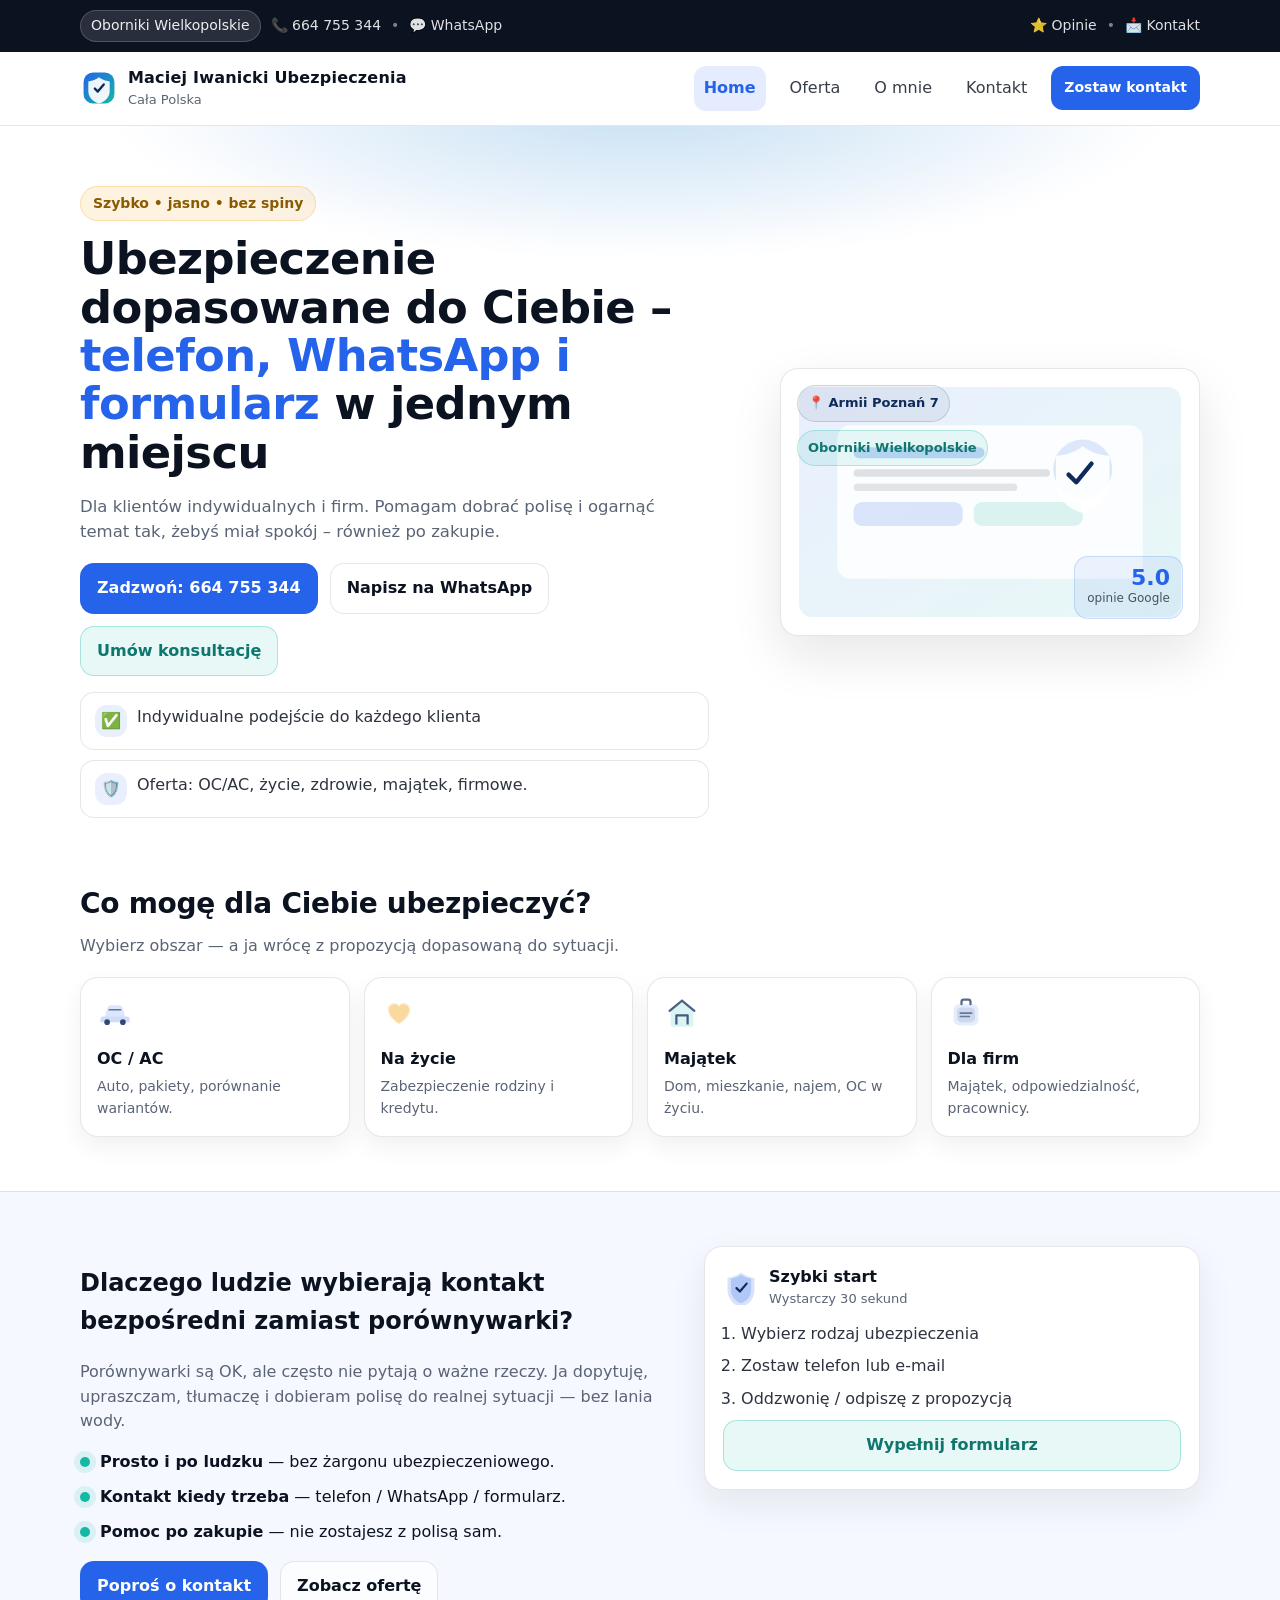
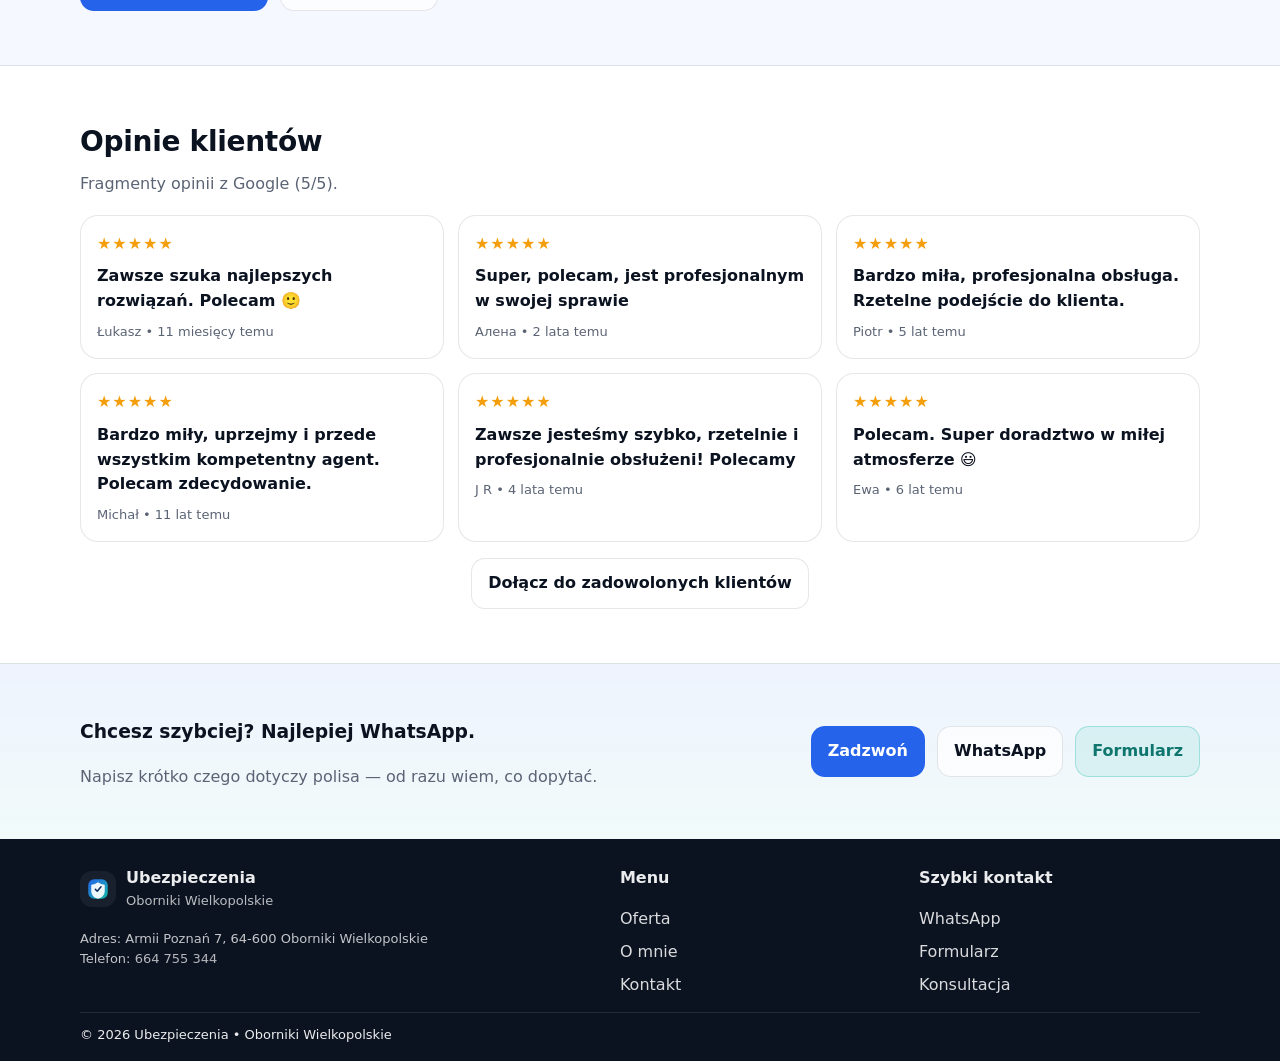
<file: index.html>
<!doctype html>
<html lang="pl">
<head>
  <meta charset="utf-8" />
  <meta name="viewport" content="width=device-width,initial-scale=1" />
  <meta name="description" content="Ubezpieczenia Oborniki Wielkopolskie – szybki kontakt, dopasowanie polisy, pomoc po sprzedaży. Zadzwoń lub napisz na WhatsApp." />
  <title>Ubezpieczenia – Oborniki Wielkopolskie | Kontakt od ręki</title>
  <link rel="icon" href="assets/logo/logo.svg" type="image/svg+xml">
  <link rel="stylesheet" href="assets/css/style.css"/>
</head>

<body>
  <!-- Top bar -->
  <div class="topbar">
    <div class="container topbar__inner">
      <div class="topbar__left">
        <span class="badge">Oborniki Wielkopolskie</span>
        <a class="topbar__link" href="tel:+48664755344">📞 664 755 344</a>
        <span class="dot">•</span>
        <a class="topbar__link" target="_blank" rel="noopener" href="https://wa.me/48664755344?text=Cze%C5%9B%C4%87%2C%20chc%C4%99%20pozna%C4%87%20ofert%C4%99%20ubezpieczenia.">💬 WhatsApp</a>
      </div>
      <div class="topbar__right">
        <a class="topbar__link" href="#opinie">⭐ Opinie</a>
        <span class="dot">•</span>
        <a class="topbar__link" href="kontakt.html">📩 Kontakt</a>
      </div>
    </div>
  </div>

  <!-- Header -->
  <header class="header">
    <div class="container header__inner">
      <a class="brand" href="index.html" aria-label="Strona główna">
        <img src="assets/logo/logo.svg" class="brand__logo" alt="Logo" />
        <div class="brand__text">
          <div class="brand__name">Maciej Iwanicki Ubezpieczenia</div>
          <div class="brand__sub">Cała Polska</div>
        </div>
      </a>

      <nav class="nav" id="nav">
        <a class="nav__link is-active" href="index.html">Home</a>
        <a class="nav__link" href="oferta.html">Oferta</a>
        <a class="nav__link" href="o-mnie.html">O mnie</a>
        <a class="nav__link" href="kontakt.html">Kontakt</a>
        <a class="btn btn--small btn--primary" href="kontakt.html#formularz">Zostaw kontakt</a>
      </nav>

      <button class="burger" id="burger" aria-label="Menu">
        <span></span><span></span><span></span>
      </button>
    </div>
  </header>

  <!-- Hero -->
  <main>
    <section class="hero">
      <div class="container hero__inner">
        <div class="hero__content">
          <div class="kicker">Szybko • jasno • bez spiny</div>
          <h1 class="hero__title">
            Ubezpieczenie dopasowane do Ciebie –<br />
            <span class="accent">telefon, WhatsApp i formularz</span> w jednym miejscu
          </h1>
          <p class="hero__desc">
            Dla klientów indywidualnych i firm. Pomagam dobrać polisę i ogarnąć temat tak,
            żebyś miał spokój – również po zakupie.
          </p>

          <div class="hero__cta">
            <a class="btn btn--primary" href="tel:+48664755344">Zadzwoń: 664 755 344</a>
            <a class="btn btn--ghost" target="_blank" rel="noopener"
               href="https://wa.me/48664755344?text=Cze%C5%9B%C4%87%2C%20chc%C4%99%20pozna%C4%87%20ofert%C4%99%20ubezpieczenia.">
              Napisz na WhatsApp
            </a>
            <a class="btn btn--soft" href="kontakt.html#konsultacja">Umów konsultację</a>
          </div>

          <div class="hero__proof">
            <div class="proof">
              <div class="proof__icon">✅</div>
              <div class="proof__text">
                Indywidualne podejście do każdego klienta
              </div>
            </div>
            <div class="proof">
              <div class="proof__icon">🛡️</div>
              <div class="proof__text">
                Oferta: OC/AC, życie, zdrowie, majątek, firmowe.
              </div>
            </div>
          </div>
        </div>

        <div class="hero__visual" aria-hidden="true">
          <div class="cardVisual">
            <img src="assets/img/hero-illustration.svg" alt="" />
            <div class="cardVisual__float cardVisual__float--1">
              <div class="miniTag">📍 Armii Poznań 7</div>
              <div class="miniTag miniTag--alt">Oborniki Wielkopolskie</div>
            </div>
            <div class="cardVisual__float cardVisual__float--2">
              <div class="miniStat">
                <div class="miniStat__big">5.0</div>
                <div class="miniStat__small">opinie Google</div>
              </div>
            </div>
          </div>
        </div>
      </div>

      <div class="hero__bg" aria-hidden="true"></div>
    </section>

    <!-- Services -->
    <section class="section">
      <div class="container">
        <div class="section__head">
          <h2>Co mogę dla Ciebie ubezpieczyć?</h2>
          <p>Wybierz obszar — a ja wrócę z propozycją dopasowaną do sytuacji.</p>
        </div>

        <div class="grid4">
          <a class="svc" href="oferta.html#ocac">
            <img src="assets/img/car.svg" alt="" class="svc__icon">
            <div class="svc__title">OC / AC</div>
            <div class="svc__desc">Auto, pakiety, porównanie wariantów.</div>
          </a>

          <a class="svc" href="oferta.html#zycie">
            <img src="assets/img/heart.svg" alt="" class="svc__icon">
            <div class="svc__title">Na życie</div>
            <div class="svc__desc">Zabezpieczenie rodziny i kredytu.</div>
          </a>

          <a class="svc" href="oferta.html#majatek">
            <img src="assets/img/home.svg" alt="" class="svc__icon">
            <div class="svc__title">Majątek</div>
            <div class="svc__desc">Dom, mieszkanie, najem, OC w życiu.</div>
          </a>

          <a class="svc" href="oferta.html#firma">
            <img src="assets/img/business.svg" alt="" class="svc__icon">
            <div class="svc__title">Dla firm</div>
            <div class="svc__desc">Majątek, odpowiedzialność, pracownicy.</div>
          </a>
        </div>
      </div>
    </section>

    <!-- Why -->
    <section class="section section--alt">
      <div class="container twoCol">
        <div>
          <h2>Dlaczego ludzie wybierają kontakt bezpośredni zamiast porównywarki?</h2>
          <p class="muted">
            Porównywarki są OK, ale często nie pytają o ważne rzeczy. Ja dopytuję, upraszczam,
            tłumaczę i dobieram polisę do realnej sytuacji — bez lania wody.
          </p>

          <div class="bullets">
            <div class="bullet">
              <div class="bullet__dot"></div>
              <div><b>Prosto i po ludzku</b> — bez żargonu ubezpieczeniowego.</div>
            </div>
            <div class="bullet">
              <div class="bullet__dot"></div>
              <div><b>Kontakt kiedy trzeba</b> — telefon / WhatsApp / formularz.</div>
            </div>
            <div class="bullet">
              <div class="bullet__dot"></div>
              <div><b>Pomoc po zakupie</b> — nie zostajesz z polisą sam.</div>
            </div>
          </div>

          <div class="ctaRow">
            <a class="btn btn--primary" href="kontakt.html#formularz">Poproś o kontakt</a>
            <a class="btn btn--ghost" href="oferta.html">Zobacz ofertę</a>
          </div>
        </div>

        <div class="infoCard">
          <div class="infoCard__top">
            <img src="assets/img/shield.svg" alt="" class="infoCard__icon">
            <div>
              <div class="infoCard__title">Szybki start</div>
              <div class="infoCard__sub">Wystarczy 30 sekund</div>
            </div>
          </div>
          <ol class="steps">
            <li>Wybierz rodzaj ubezpieczenia</li>
            <li>Zostaw telefon lub e-mail</li>
            <li>Oddzwonię / odpiszę z propozycją</li>
          </ol>
          <a class="btn btn--soft w100" href="kontakt.html#formularz">Wypełnij formularz</a>
        </div>
      </div>
    </section>

    <!-- Reviews -->
    <section class="section" id="opinie">
      <div class="container">
        <div class="section__head">
          <h2>Opinie klientów</h2>
          <p>Fragmenty opinii z Google (5/5).</p>
        </div>

        <div class="reviews">
          <article class="review">
            <div class="review__stars">★★★★★</div>
            <div class="review__text">Zawsze szuka najlepszych rozwiązań. Polecam 🙂</div>
            <div class="review__meta">Łukasz • 11 miesięcy temu</div>
          </article>

          <article class="review">
            <div class="review__stars">★★★★★</div>
            <div class="review__text">Super, polecam, jest profesjonalnym w swojej sprawie</div>
            <div class="review__meta">Алена • 2 lata temu</div>
          </article>

          <article class="review">
            <div class="review__stars">★★★★★</div>
            <div class="review__text">Bardzo miła, profesjonalna obsługa. Rzetelne podejście do klienta.</div>
            <div class="review__meta">Piotr •  5 lat temu</div>
          </article>

          <article class="review">
            <div class="review__stars">★★★★★</div>
            <div class="review__text">Bardzo miły, uprzejmy i przede wszystkim kompetentny agent. Polecam zdecydowanie.</div>
            <div class="review__meta">Michał • 11 lat temu</div>
          </article>

          <article class="review">
            <div class="review__stars">★★★★★</div>
            <div class="review__text">Zawsze jesteśmy szybko, rzetelnie i profesjonalnie obsłużeni! Polecamy</div>
            <div class="review__meta">J R • 4 lata temu</div>
          </article>

          <article class="review">
            <div class="review__stars">★★★★★</div>
            <div class="review__text">Polecam. Super doradztwo w miłej atmosferze 😃</div>
            <div class="review__meta">Ewa • 6 lat temu</div>
          </article>
        </div>

        <div class="center">
          <a class="btn btn--ghost" href="kontakt.html#formularz">Dołącz do zadowolonych klientów</a>
        </div>
      </div>
    </section>

    <!-- Footer CTA -->
    <section class="finalCta">
      <div class="container finalCta__inner">
        <div>
          <h3>Chcesz szybciej? Najlepiej WhatsApp.</h3>
          <p class="muted">Napisz krótko czego dotyczy polisa — od razu wiem, co dopytać.</p>
        </div>
        <div class="finalCta__buttons">
          <a class="btn btn--primary" href="tel:+48664755344">Zadzwoń</a>
          <a class="btn btn--ghost" target="_blank" rel="noopener"
             href="https://wa.me/48664755344?text=Cze%C5%9B%C4%87%2C%20chc%C4%99%20porozmawia%C4%87%20o%20ubezpieczeniu.">
            WhatsApp
          </a>
          <a class="btn btn--soft" href="kontakt.html#formularz">Formularz</a>
        </div>
      </div>
    </section>
  </main>

  <footer class="footer">
    <div class="container footer__inner">
      <div class="footer__col">
        <div class="footer__brand">
          <img src="assets/logo/logo.svg" alt="" />
          <div>
            <div class="footer__name">Ubezpieczenia</div>
            <div class="footer__sub">Oborniki Wielkopolskie</div>
          </div>
        </div>
        <div class="footer__small">
          Adres: Armii Poznań 7, 64-600 Oborniki Wielkopolskie<br />
          Telefon: <a href="tel:+48664755344">664 755 344</a>
        </div>
      </div>

      <div class="footer__col">
        <div class="footer__title">Menu</div>
        <a href="oferta.html">Oferta</a>
        <a href="o-mnie.html">O mnie</a>
        <a href="kontakt.html">Kontakt</a>
      </div>

      <div class="footer__col">
        <div class="footer__title">Szybki kontakt</div>
        <a target="_blank" rel="noopener" href="https://wa.me/48664755344">WhatsApp</a>
        <a href="kontakt.html#formularz">Formularz</a>
        <a href="kontakt.html#konsultacja">Konsultacja</a>
      </div>
    </div>

    <div class="container footer__bottom">
      <div>© <span id="year"></span> Ubezpieczenia • Oborniki Wielkopolskie</div>
    </div>
  </footer>

  <script src="assets/js/main.js"></script>
</body>

</html>
</file>
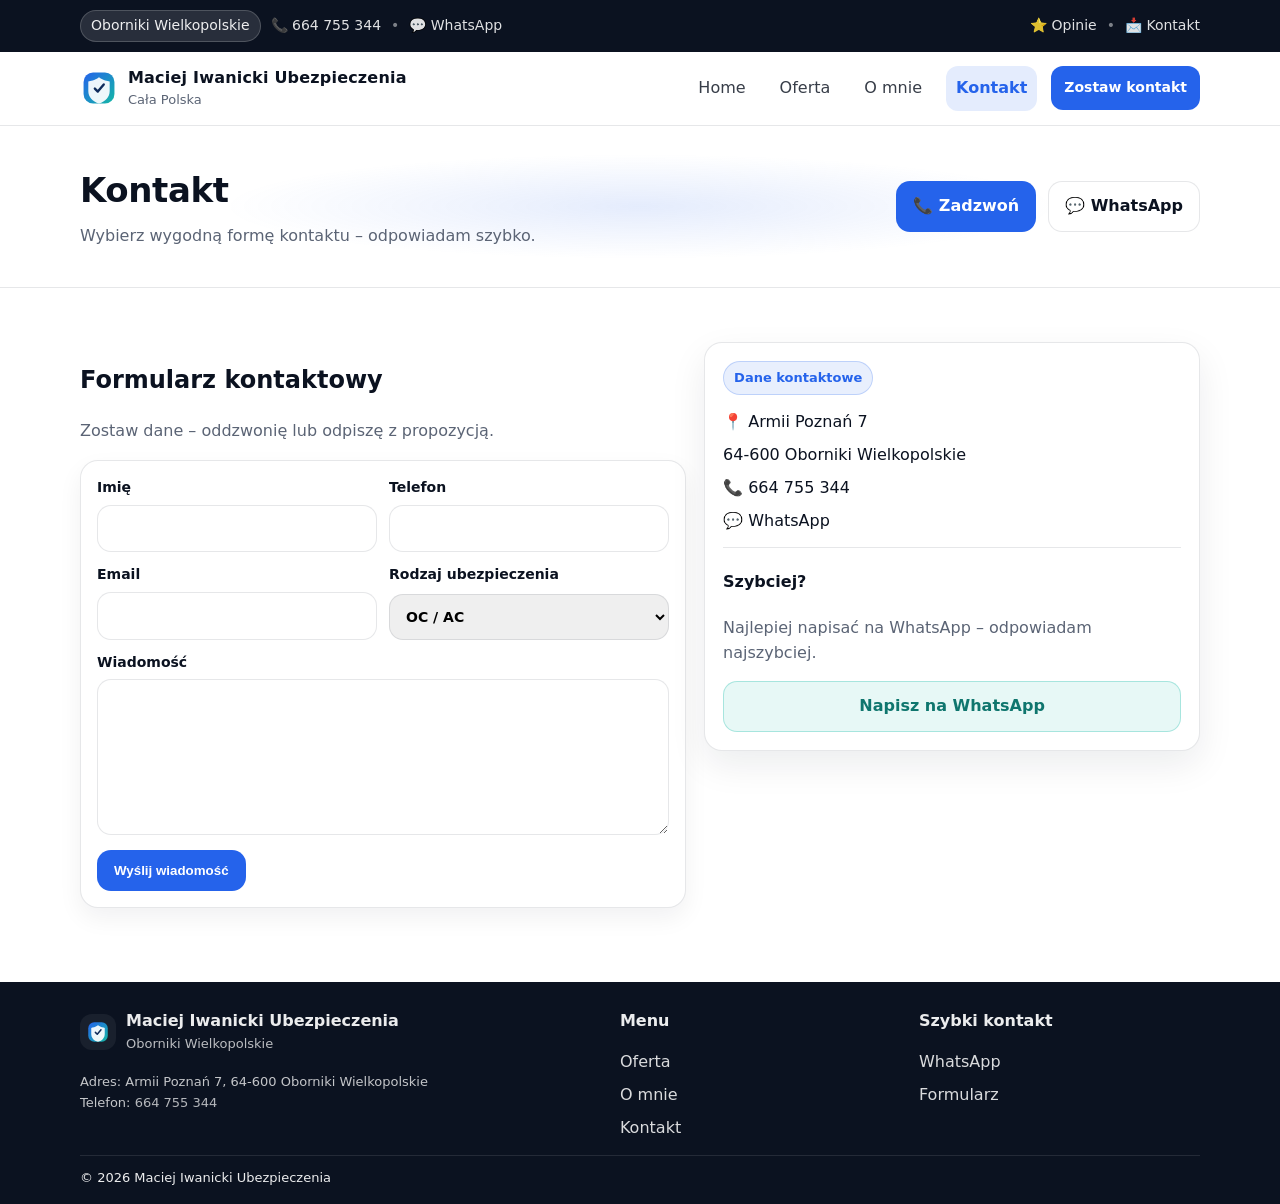
<file: kontakt.html>
<!doctype html>
<html lang="pl">
<head>
  <meta charset="utf-8" />
  <meta name="viewport" content="width=device-width,initial-scale=1" />
  <meta name="description" content="Kontakt – Maciej Iwanicki Ubezpieczenia. Telefon, WhatsApp, formularz." />
  <title>Kontakt | Maciej Iwanicki Ubezpieczenia</title>

  <link rel="icon" href="assets/logo/logo.svg" type="image/svg+xml">
  <link rel="stylesheet" href="assets/css/style.css">
</head>

<body>

<!-- TOP BAR -->
<div class="topbar">
  <div class="container topbar__inner">
    <div class="topbar__left">
      <span class="badge">Oborniki Wielkopolskie</span>
      <a class="topbar__link" href="tel:+48664755344">📞 664 755 344</a>
      <span class="dot">•</span>
      <a class="topbar__link" target="_blank" rel="noopener"
         href="https://wa.me/48664755344">
         💬 WhatsApp
      </a>
    </div>
    <div class="topbar__right">
      <a class="topbar__link" href="index.html#opinie">⭐ Opinie</a>
      <span class="dot">•</span>
      <a class="topbar__link" href="kontakt.html">📩 Kontakt</a>
    </div>
  </div>
</div>

<!-- HEADER -->
<header class="header">
  <div class="container header__inner">
    <a class="brand" href="index.html">
      <img src="assets/logo/logo.svg" class="brand__logo" alt="Logo" />
      <div class="brand__text">
        <div class="brand__name">Maciej Iwanicki Ubezpieczenia</div>
        <div class="brand__sub">Cała Polska</div>
      </div>
    </a>

    <nav class="nav" id="nav">
      <a class="nav__link" href="index.html">Home</a>
      <a class="nav__link" href="oferta.html">Oferta</a>
      <a class="nav__link" href="o-mnie.html">O mnie</a>
      <a class="nav__link is-active" href="kontakt.html">Kontakt</a>
      <a class="btn btn--small btn--primary" href="#formularz">Zostaw kontakt</a>
    </nav>

    <button class="burger" id="burger">
      <span></span><span></span><span></span>
    </button>
  </div>
</header>

<main class="page">

  <!-- HERO -->
  <section class="pageHero">
    <div class="container pageHero__inner">
      <div>
        <h1>Kontakt</h1>
        <p class="muted">Wybierz wygodną formę kontaktu – odpowiadam szybko.</p>
      </div>
      <div class="pageHero__cta">
        <a class="btn btn--primary" href="tel:+48664755344">📞 Zadzwoń</a>
        <a class="btn btn--ghost" target="_blank"
           href="https://wa.me/48664755344">
           💬 WhatsApp
        </a>
      </div>
    </div>
  </section>

  <!-- FORMULARZ -->
  <section class="section" id="formularz">
    <div class="container twoCol">

      <div>
        <h2>Formularz kontaktowy</h2>
        <p class="muted">Zostaw dane – oddzwonię lub odpiszę z propozycją.</p>

        <!-- PODMIEŃ ID FORMULARZA -->
        <form class="form"
              action="https://formspree.io/f/xgvzkklz"
              method="POST">

          <div class="form__row">
            <label>
              Imię
              <input type="text" name="imie" required>
            </label>

            <label>
              Telefon
              <input type="tel" name="telefon">
            </label>
          </div>

          <div class="form__row">
            <label>
              Email
              <input type="email" name="email">
            </label>

            <label>
              Rodzaj ubezpieczenia
              <select name="rodzaj">
                <option>OC / AC</option>
                <option>Na życie</option>
                <option>Zdrowotne</option>
                <option>Majątkowe</option>
                <option>Firmowe</option>
                <option>Inne</option>
              </select>
            </label>
          </div>

          <label>
            Wiadomość
            <textarea name="wiadomosc" rows="6" required></textarea>
          </label>

          <button class="btn btn--primary testt" type="submit">
            Wyślij wiadomość
          </button>
        </form>
      </div>

      <!-- DANE -->
      <div class="infoCard">
        <div class="pill pill--blue">Dane kontaktowe</div>

        <div class="miniList" style="margin-top:15px;">
          <div>📍 Armii Poznań 7</div>
          <div>64-600 Oborniki Wielkopolskie</div>
          <div>📞 <a href="tel:+48664755344">664 755 344</a></div>
          <div>💬 <a target="_blank"
              href="https://wa.me/48664755344">WhatsApp</a></div>
        </div>

        <div class="line"></div>

        <h4>Szybciej?</h4>
        <p class="muted">Najlepiej napisać na WhatsApp – odpowiadam najszybciej.</p>

        <a class="btn btn--soft w100"
           target="_blank"
           href="https://wa.me/48664755344">
           Napisz na WhatsApp
        </a>
      </div>

    </div>
  </section>

</main>

<!-- IDENTYCZNA STOPKA -->
<footer class="footer">
  <div class="container footer__inner">
    <div class="footer__col">
      <div class="footer__brand">
        <img src="assets/logo/logo.svg" alt="" />
        <div>
          <div class="footer__name">Maciej Iwanicki Ubezpieczenia</div>
          <div class="footer__sub">Oborniki Wielkopolskie</div>
        </div>
      </div>
      <div class="footer__small">
        Adres: Armii Poznań 7, 64-600 Oborniki Wielkopolskie<br />
        Telefon: <a href="tel:+48664755344">664 755 344</a>
      </div>
    </div>

    <div class="footer__col">
      <div class="footer__title">Menu</div>
      <a href="oferta.html">Oferta</a>
      <a href="o-mnie.html">O mnie</a>
      <a href="kontakt.html">Kontakt</a>
    </div>

    <div class="footer__col">
      <div class="footer__title">Szybki kontakt</div>
      <a target="_blank" rel="noopener" href="https://wa.me/48664755344">WhatsApp</a>
      <a href="#formularz">Formularz</a>
    </div>
  </div>

  <div class="container footer__bottom">
    <div>© <span id="year"></span> Maciej Iwanicki Ubezpieczenia</div>
  </div>
</footer>

<script src="assets/js/main.js"></script>
</body>
</html>
</file>
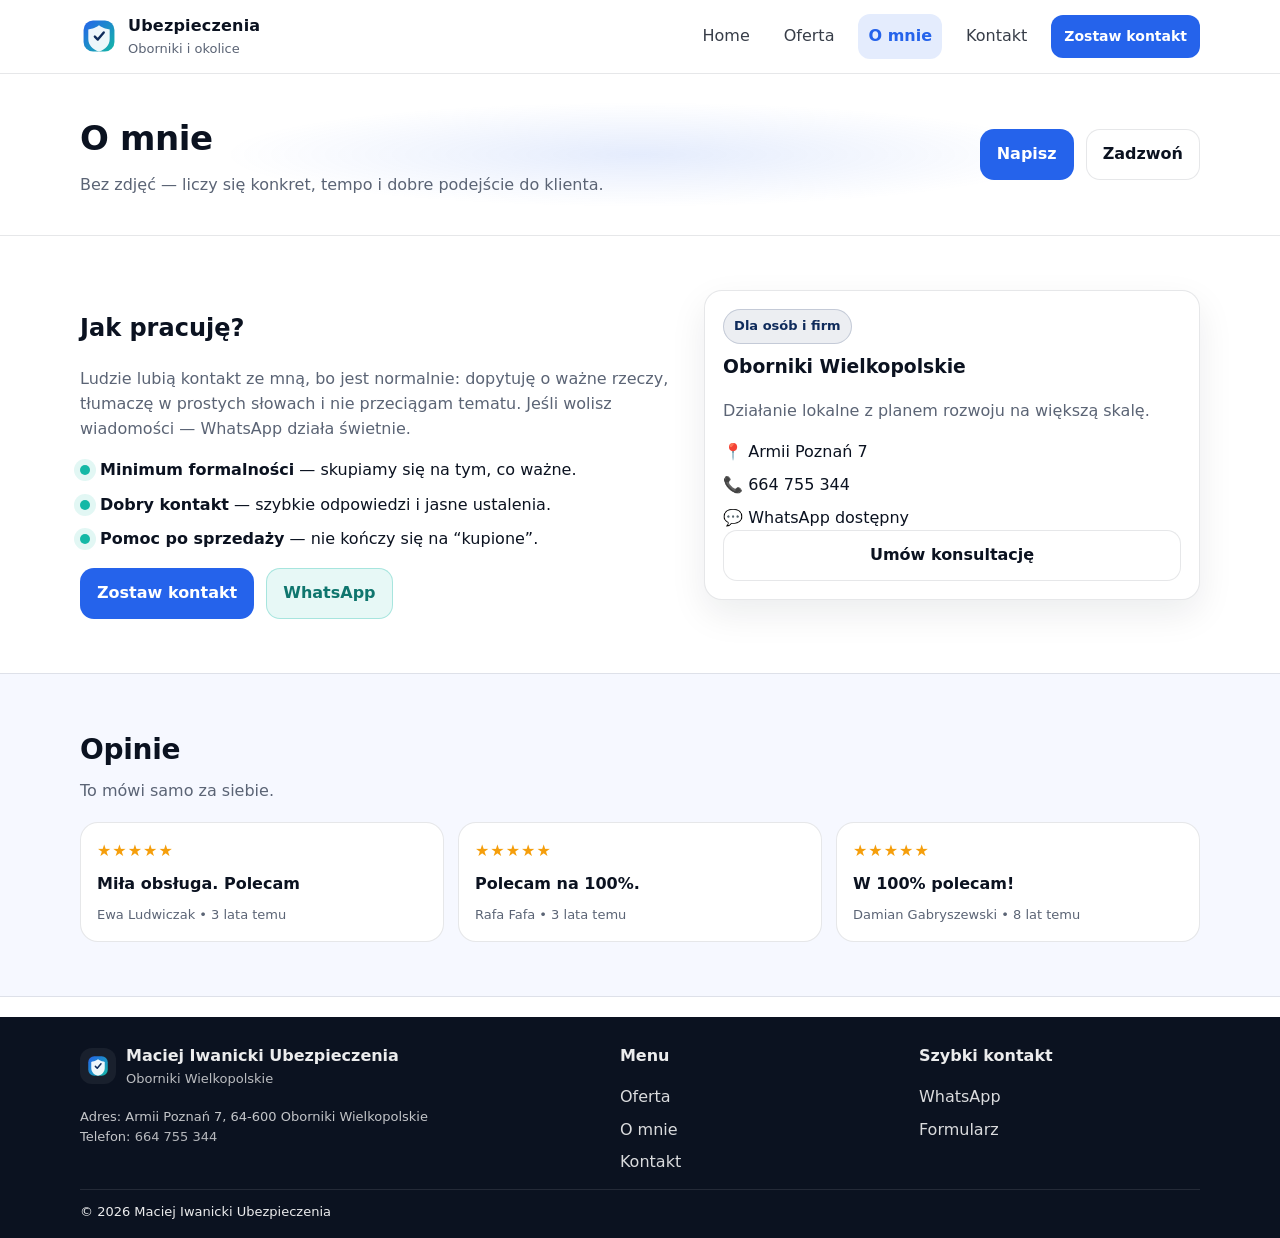
<file: o-mnie.html>
<!doctype html>
<html lang="pl">
<head>
  <meta charset="utf-8" />
  <meta name="viewport" content="width=device-width,initial-scale=1" />
  <meta name="description" content="O podejściu do pracy – prosto, konkretnie, z pomocą po zakupie. Ubezpieczenia Oborniki Wielkopolskie." />
  <title>O mnie | Ubezpieczenia – Oborniki Wielkopolskie</title>
  <link rel="icon" href="assets/logo/logo.svg" type="image/svg+xml">
  <link rel="stylesheet" href="assets/css/style.css" />
</head>
<body>
  <header class="header">
    <div class="container header__inner">
      <a class="brand" href="index.html">
        <img src="assets/logo/logo.svg" class="brand__logo" alt="Logo" />
        <div class="brand__text">
          <div class="brand__name">Ubezpieczenia</div>
          <div class="brand__sub">Oborniki i okolice</div>
        </div>
      </a>
      <nav class="nav" id="nav">
        <a class="nav__link" href="index.html">Home</a>
        <a class="nav__link" href="oferta.html">Oferta</a>
        <a class="nav__link is-active" href="o-mnie.html">O mnie</a>
        <a class="nav__link" href="kontakt.html">Kontakt</a>
        <a class="btn btn--small btn--primary" href="kontakt.html#formularz">Zostaw kontakt</a>
      </nav>
      <button class="burger" id="burger" aria-label="Menu">
        <span></span><span></span><span></span>
      </button>
    </div>
  </header>

  <main class="page">
    <section class="pageHero">
      <div class="container pageHero__inner">
        <div>
          <h1>O mnie</h1>
          <p class="muted">Bez zdjęć — liczy się konkret, tempo i dobre podejście do klienta.</p>
        </div>
        <div class="pageHero__cta">
          <a class="btn btn--primary" href="kontakt.html#formularz">Napisz</a>
          <a class="btn btn--ghost" href="tel:+48664755344">Zadzwoń</a>
        </div>
      </div>
    </section>

    <section class="section">
      <div class="container twoCol">
        <div>
          <h2>Jak pracuję?</h2>
          <p class="muted">
            Ludzie lubią kontakt ze mną, bo jest normalnie: dopytuję o ważne rzeczy, tłumaczę w prostych słowach
            i nie przeciągam tematu. Jeśli wolisz wiadomości — WhatsApp działa świetnie.
          </p>

          <div class="bullets">
            <div class="bullet">
              <div class="bullet__dot"></div>
              <div><b>Minimum formalności</b> — skupiamy się na tym, co ważne.</div>
            </div>
            <div class="bullet">
              <div class="bullet__dot"></div>
              <div><b>Dobry kontakt</b> — szybkie odpowiedzi i jasne ustalenia.</div>
            </div>
            <div class="bullet">
              <div class="bullet__dot"></div>
              <div><b>Pomoc po sprzedaży</b> — nie kończy się na “kupione”.</div>
            </div>
          </div>

          <div class="ctaRow">
            <a class="btn btn--primary" href="kontakt.html#formularz">Zostaw kontakt</a>
            <a class="btn btn--soft" target="_blank" rel="noopener"
               href="https://wa.me/48664755344?text=Cze%C5%9B%C4%87%2C%20mam%20pytanie%20o%20ubezpieczenie.">
              WhatsApp
            </a>
          </div>
        </div>

        <div class="infoCard">
          <div class="infoCard__top">
            <div class="pill">Dla osób i firm</div>
          </div>
          <h3 class="mt8">Oborniki Wielkopolskie</h3>
          <p class="muted">Działanie lokalne z planem rozwoju na większą skalę.</p>
          <div class="miniList">
            <div>📍 Armii Poznań 7</div>
            <div>📞 664 755 344</div>
            <div>💬 WhatsApp dostępny</div>
          </div>
          <a class="btn btn--ghost w100" href="kontakt.html#konsultacja">Umów konsultację</a>
        </div>
      </div>
    </section>

    <section class="section section--alt">
      <div class="container">
        <div class="section__head">
          <h2>Opinie</h2>
          <p>To mówi samo za siebie.</p>
        </div>
        <div class="reviews">
          <article class="review">
            <div class="review__stars">★★★★★</div>
            <div class="review__text">Miła obsługa. Polecam</div>
            <div class="review__meta">Ewa Ludwiczak • 3 lata temu</div>
          </article>
          <article class="review">
            <div class="review__stars">★★★★★</div>
            <div class="review__text">Polecam na 100%.</div>
            <div class="review__meta">Rafa Fafa • 3 lata temu</div>
          </article>
          <article class="review">
            <div class="review__stars">★★★★★</div>
            <div class="review__text">W 100% polecam!</div>
            <div class="review__meta">Damian Gabryszewski • 8 lat temu</div>
          </article>
        </div>
      </div>
    </section>
  </main>

 <footer class="footer">
  <div class="container footer__inner">
    <div class="footer__col">
      <div class="footer__brand">
        <img src="assets/logo/logo.svg" alt="" />
        <div>
          <div class="footer__name">Maciej Iwanicki Ubezpieczenia</div>
          <div class="footer__sub">Oborniki Wielkopolskie</div>
        </div>
      </div>
      <div class="footer__small">
        Adres: Armii Poznań 7, 64-600 Oborniki Wielkopolskie<br />
        Telefon: <a href="tel:+48664755344">664 755 344</a>
      </div>
    </div>

    <div class="footer__col">
      <div class="footer__title">Menu</div>
      <a href="oferta.html">Oferta</a>
      <a href="o-mnie.html">O mnie</a>
      <a href="kontakt.html">Kontakt</a>
    </div>

    <div class="footer__col">
      <div class="footer__title">Szybki kontakt</div>
      <a target="_blank" rel="noopener" href="https://wa.me/48664755344">WhatsApp</a>
      <a href="#formularz">Formularz</a>
    </div>
  </div>

  <div class="container footer__bottom">
    <div>© <span id="year"></span> Maciej Iwanicki Ubezpieczenia</div>
  </div>
</footer>

<script src="assets/js/main.js"></script>
</body>
</html>
</file>
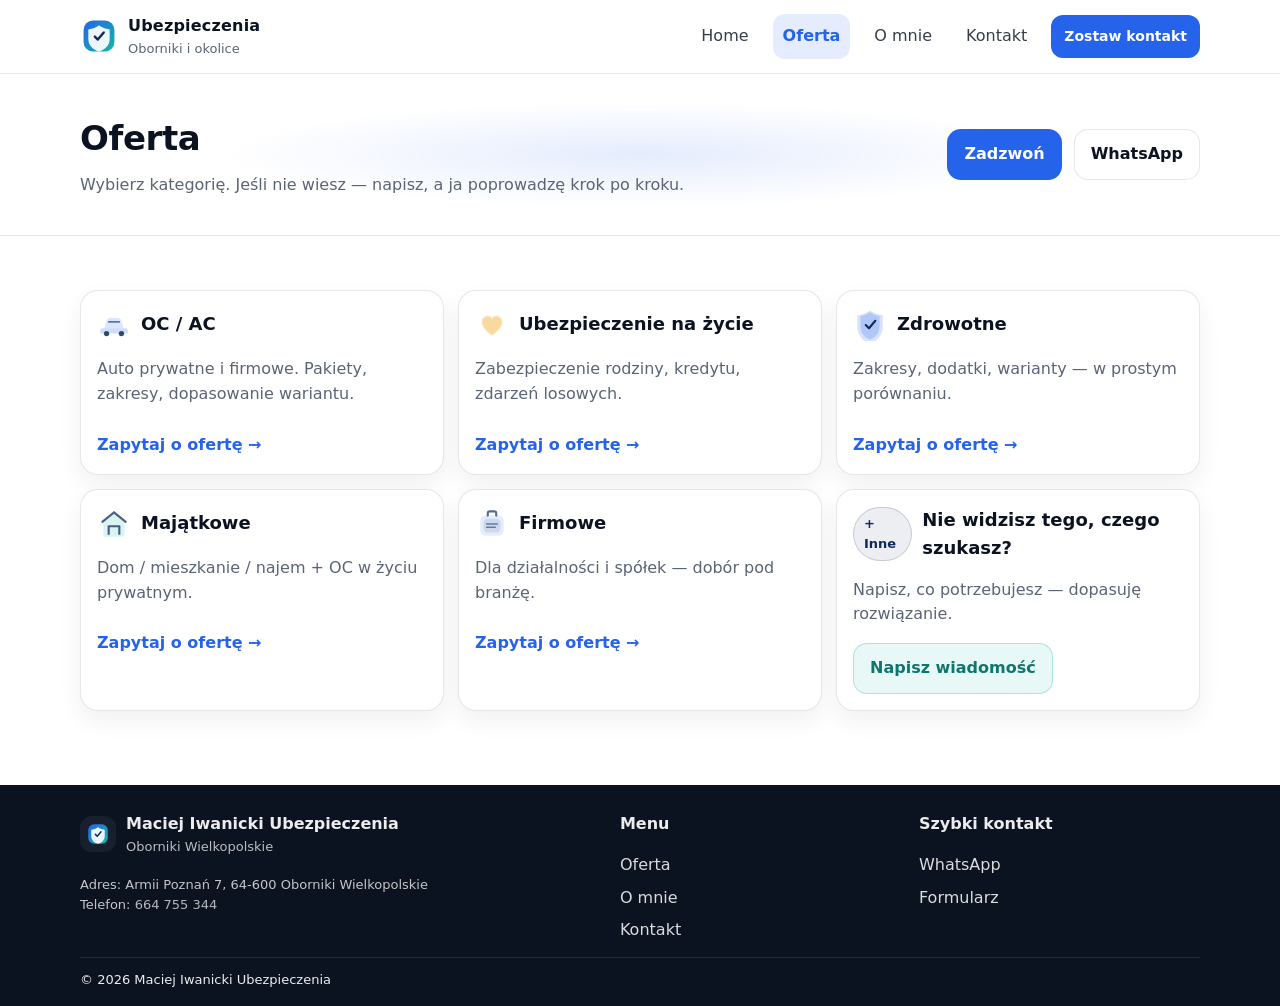
<file: oferta.html>
<!doctype html>
<html lang="pl">
<head>
  <meta charset="utf-8" />
  <meta name="viewport" content="width=device-width,initial-scale=1" />
  <meta name="description" content="Oferta ubezpieczeń: OC/AC, życie, zdrowie, majątek, firmowe. Oborniki Wielkopolskie." />
  <title>Oferta | Ubezpieczenia – Oborniki Wielkopolskie</title>
  <link rel="icon" href="assets/logo/logo.svg" type="image/svg+xml">
  <link rel="stylesheet" href="assets/css/style.css" />
</head>
<body>
  <header class="header">
    <div class="container header__inner">
      <a class="brand" href="index.html">
        <img src="assets/logo/logo.svg" class="brand__logo" alt="Logo" />
        <div class="brand__text">
          <div class="brand__name">Ubezpieczenia</div>
          <div class="brand__sub">Oborniki i okolice</div>
        </div>
      </a>

      <nav class="nav" id="nav">
        <a class="nav__link" href="index.html">Home</a>
        <a class="nav__link is-active" href="oferta.html">Oferta</a>
        <a class="nav__link" href="o-mnie.html">O mnie</a>
        <a class="nav__link" href="kontakt.html">Kontakt</a>
        <a class="btn btn--small btn--primary" href="kontakt.html#formularz">Zostaw kontakt</a>
      </nav>

      <button class="burger" id="burger" aria-label="Menu">
        <span></span><span></span><span></span>
      </button>
    </div>
  </header>

  <main class="page">
    <section class="pageHero">
      <div class="container pageHero__inner">
        <div>
          <h1>Oferta</h1>
          <p class="muted">Wybierz kategorię. Jeśli nie wiesz — napisz, a ja poprowadzę krok po kroku.</p>
        </div>
        <div class="pageHero__cta">
          <a class="btn btn--primary" href="tel:+48664755344">Zadzwoń</a>
          <a class="btn btn--ghost" target="_blank" rel="noopener"
             href="https://wa.me/48664755344?text=Cze%C5%9B%C4%87%2C%20jaka%20by%C5%82aby%20oferta%20ubezpieczenia%3F">
            WhatsApp
          </a>
        </div>
      </div>
    </section>

    <section class="section">
      <div class="container offerGrid">
        <article class="offerCard" id="ocac">
          <div class="offerCard__head">
            <img src="assets/img/car.svg" alt="" />
            <h2>OC / AC</h2>
          </div>
          <p class="muted">Auto prywatne i firmowe. Pakiety, zakresy, dopasowanie wariantu.</p>
          <a class="link" href="kontakt.html#formularz">Zapytaj o ofertę →</a>
        </article>

        <article class="offerCard" id="zycie">
          <div class="offerCard__head">
            <img src="assets/img/heart.svg" alt="" />
            <h2>Ubezpieczenie na życie</h2>
          </div>
          <p class="muted">Zabezpieczenie rodziny, kredytu, zdarzeń losowych.</p>
          <a class="link" href="kontakt.html#formularz">Zapytaj o ofertę →</a>
        </article>

        <article class="offerCard" id="zdrowie">
          <div class="offerCard__head">
            <img src="assets/img/shield.svg" alt="" />
            <h2>Zdrowotne</h2>
          </div>
          <p class="muted">Zakresy, dodatki, warianty — w prostym porównaniu.</p>
          <a class="link" href="kontakt.html#formularz">Zapytaj o ofertę →</a>
        </article>

        <article class="offerCard" id="majatek">
          <div class="offerCard__head">
            <img src="assets/img/home.svg" alt="" />
            <h2>Majątkowe</h2>
          </div>
          <p class="muted">Dom / mieszkanie / najem + OC w życiu prywatnym.</p>
          <a class="link" href="kontakt.html#formularz">Zapytaj o ofertę →</a>
        </article>

        <article class="offerCard" id="firma">
          <div class="offerCard__head">
            <img src="assets/img/business.svg" alt="" />
            <h2>Firmowe</h2>
          </div>
          <p class="muted">Dla działalności i spółek — dobór pod branżę.</p>
          <a class="link" href="kontakt.html#formularz">Zapytaj o ofertę →</a>
        </article>

        <article class="offerCard">
          <div class="offerCard__head">
            <div class="pill">+ Inne</div>
            <h2>Nie widzisz tego, czego szukasz?</h2>
          </div>
          <p class="muted">Napisz, co potrzebujesz — dopasuję rozwiązanie.</p>
          <a class="btn btn--soft" href="kontakt.html#formularz">Napisz wiadomość</a>
        </article>
      </div>
    </section>
  </main>

 <footer class="footer">
  <div class="container footer__inner">
    <div class="footer__col">
      <div class="footer__brand">
        <img src="assets/logo/logo.svg" alt="" />
        <div>
          <div class="footer__name">Maciej Iwanicki Ubezpieczenia</div>
          <div class="footer__sub">Oborniki Wielkopolskie</div>
        </div>
      </div>
      <div class="footer__small">
        Adres: Armii Poznań 7, 64-600 Oborniki Wielkopolskie<br />
        Telefon: <a href="tel:+48664755344">664 755 344</a>
      </div>
    </div>

    <div class="footer__col">
      <div class="footer__title">Menu</div>
      <a href="oferta.html">Oferta</a>
      <a href="o-mnie.html">O mnie</a>
      <a href="kontakt.html">Kontakt</a>
    </div>

    <div class="footer__col">
      <div class="footer__title">Szybki kontakt</div>
      <a target="_blank" rel="noopener" href="https://wa.me/48664755344">WhatsApp</a>
      <a href="#formularz">Formularz</a>
    </div>
  </div>

  <div class="container footer__bottom">
    <div>© <span id="year"></span> Maciej Iwanicki Ubezpieczenia</div>
  </div>
</footer>

<script src="assets/js/main.js"></script>
</body>
</html>
</file>
<file: assets/css/style.css>
:root{
  --bg:#ffffff;
  --text:#0b1220;
  --muted:#5b6475;
  --border: rgba(15,23,42,.10);

  /* Kolory "osobno", bez miksowania tęczy */
  --blue:#2563eb;     /* główny */
  --navy:#0f2b5b;     /* premium akcent */
  --mint:#14b8a6;     /* drugi akcent (np. CTA soft) */
  --amber:#f59e0b;    /* małe znaczniki */
  --card:#ffffff;
  --alt:#f6f8ff;      /* sekcje jasne */
  --shadow: 0 20px 50px rgba(15,23,42,.10);
  --radius: 18px;
}

*{box-sizing:border-box}
html,body{margin:0;padding:0}
body{
  font-family: ui-sans-serif, system-ui, -apple-system, Segoe UI, Roboto, Arial, "Apple Color Emoji","Segoe UI Emoji";
  color:var(--text);
  background:var(--bg);
  line-height:1.55;
}

a{color:inherit;text-decoration:none}
.container{width:min(1120px, 92%); margin:0 auto}

.topbar{
  background: #0b1220;
  color: rgba(255,255,255,.92);
  font-size:14px;
}
.topbar__inner{
  display:flex; align-items:center; justify-content:space-between;
  padding:10px 0;
  gap:12px;
}
.topbar__left, .topbar__right{display:flex; align-items:center; gap:10px; flex-wrap:wrap}
.topbar__link{opacity:.95}
.topbar__link:hover{opacity:1}
.dot{opacity:.5}
.badge{
  display:inline-flex; align-items:center; padding:4px 10px;
  border-radius:999px;
  background: rgba(255,255,255,.12);
  border: 1px solid rgba(255,255,255,.18);
}

.header{
  position:sticky; top:0; z-index:50;
  background: rgba(255,255,255,.78);
  backdrop-filter: blur(10px);
  border-bottom: 1px solid var(--border);
}
.header__inner{
  display:flex; align-items:center; justify-content:space-between;
  padding:14px 0;
  gap:14px;
}

.brand{display:flex; align-items:center; gap:10px}
.brand__logo{width:38px; height:38px}
.brand__name{font-weight:800; letter-spacing:.2px}
.brand__sub{font-size:13px; color:var(--muted)}

.nav{display:flex; align-items:center; gap:14px}
.nav__link{
  padding:10px 10px;
  color: rgba(11,18,32,.82);
  border-radius:12px;
}
.nav__link:hover{background: rgba(37,99,235,.08)}
.nav__link.is-active{background: rgba(37,99,235,.12); color: var(--blue); font-weight:650}

.burger{display:none; border:0; background:transparent; padding:10px; border-radius:12px}
.burger:hover{background: rgba(37,99,235,.08)}
.burger span{display:block; width:22px; height:2px; background:var(--text); margin:5px 0; border-radius:999px}

.btn{
  display:inline-flex; align-items:center; justify-content:center;
  gap:10px;
  padding:12px 16px;
  border-radius: 14px;
  border: 1px solid var(--border);
  cursor:pointer;
  transition: transform .12s ease, box-shadow .12s ease, background .12s ease;
  user-select:none;
  font-weight:650;
}
.btn:hover{transform: translateY(-1px); box-shadow: 0 12px 28px rgba(15,23,42,.12)}
.btn--small{padding:10px 12px; border-radius: 12px; font-size:14px}

.btn--primary{
  background: var(--blue);
  color:white;
  border-color: rgba(37,99,235,.35);
}
.btn--ghost{
  background: rgba(255,255,255,.70);
}
.btn--soft{
  background: rgba(20,184,166,.10);
  border-color: rgba(20,184,166,.30);
  color: #0f766e;
}

.hero{
  position:relative;
  padding:60px 0 10px;
  overflow:hidden;
}
.hero__inner{
  display:grid;
  grid-template-columns: 1.15fr .85fr;
  align-items:center;
  gap:26px;
}
.hero__bg{
  position:absolute; inset:-40% -20% auto -20%;
  height:520px;
  background: radial-gradient(closest-side, rgba(37,99,235,.16), transparent 60%),
              radial-gradient(closest-side, rgba(20,184,166,.10), transparent 55%);
  pointer-events:none;
}
.kicker{
  display:inline-flex;
  padding:6px 12px;
  border-radius:999px;
  background: rgba(245,158,11,.12);
  border: 1px solid rgba(245,158,11,.25);
  color:#8a5a00;
  font-weight:700;
  font-size:14px;
}
.testt{
  margin-top:15px;
}
.hero__title{
  margin:14px 0 8px;
  font-size: clamp(30px, 3.5vw, 48px);
  line-height:1.08;
  letter-spacing:-.6px;
}
.accent{color: var(--blue)}
.hero__desc{color:var(--muted); font-size:16.5px; max-width: 58ch}
.hero__cta{display:flex; gap:12px; flex-wrap:wrap; margin-top:18px}

.hero__proof{display:grid; gap:10px; margin-top:16px}
.proof{
  display:flex; align-items:flex-start; gap:10px;
  padding:12px 14px;
  background: rgba(255,255,255,.70);
  border: 1px solid var(--border);
  border-radius: 14px;
}
.proof__icon{width:32px; height:32px; display:grid; place-items:center; border-radius:12px; background: rgba(37,99,235,.10)}
.proof__text{color: rgba(11,18,32,.86)}

.hero__visual{display:flex; justify-content:flex-end}
.cardVisual{
  width:min(420px, 100%);
  border-radius: var(--radius);
  background: white;
  border: 1px solid var(--border);
  box-shadow: var(--shadow);
  padding: 18px;
  position:relative;
}
.cardVisual img{width:100%; height:auto; display:block}
.cardVisual__float{
  position:absolute;
  display:flex;
  gap:8px;
  align-items:center;
}
.cardVisual__float--1{top:16px; left:16px; flex-direction:column; align-items:flex-start}
.cardVisual__float--2{bottom:16px; right:16px}

.miniTag{
  background: rgba(15,43,91,.06);
  border: 1px solid rgba(15,43,91,.16);
  color: var(--navy);
  padding:7px 10px;
  border-radius:999px;
  font-weight:700;
  font-size:13px;
}
.miniTag--alt{
  background: rgba(20,184,166,.10);
  border-color: rgba(20,184,166,.25);
  color:#0f766e;
}
.miniStat{
  padding:10px 12px;
  border-radius: 14px;
  border: 1px solid rgba(37,99,235,.18);
  background: rgba(37,99,235,.08);
  text-align:right;
}
.miniStat__big{font-size:22px; font-weight:900; color: var(--blue); line-height:1}
.miniStat__small{font-size:12px; color: rgba(11,18,32,.70)}

.section{padding:54px 0}
.section--alt{background: var(--alt); border-top: 1px solid var(--border); border-bottom: 1px solid var(--border)}
.section__head{margin-bottom: 18px}
.section__head h2{margin:0 0 8px; font-size:28px; letter-spacing:-.3px}
.section__head p{margin:0; color:var(--muted)}

.grid4{
  display:grid;
  grid-template-columns: repeat(4, 1fr);
  gap:14px;
}
.svc{
  background: white;
  border:1px solid var(--border);
  border-radius: var(--radius);
  padding:16px;
  box-shadow: 0 10px 25px rgba(15,23,42,.06);
  transition: transform .12s ease, box-shadow .12s ease;
}
.svc:hover{transform: translateY(-2px); box-shadow: 0 18px 40px rgba(15,23,42,.10)}
.svc__icon{width:36px; height:36px}
.svc__title{margin-top:10px; font-weight:850}
.svc__desc{margin-top:4px; color:var(--muted); font-size:14px}

.twoCol{
  display:grid;
  grid-template-columns: 1.1fr .9fr;
  gap:18px;
  align-items:start;
}
.muted{color:var(--muted)}
.bullets{display:grid; gap:10px; margin:16px 0}
.bullet{display:flex; gap:10px; align-items:flex-start}
.bullet__dot{
  width:10px; height:10px; margin-top:7px;
  border-radius:50%;
  background: var(--mint);
  box-shadow: 0 0 0 6px rgba(20,184,166,.12);
}

.infoCard{
  background:white;
  border:1px solid var(--border);
  border-radius: var(--radius);
  padding:18px;
  box-shadow: 0 14px 36px rgba(15,23,42,.08);
}
.infoCard__top{display:flex; align-items:center; gap:10px}
.infoCard__icon{width:36px; height:36px}
.infoCard__title{font-weight:900}
.infoCard__sub{color:var(--muted); font-size:13px}

.steps{margin:12px 0 0; padding-left: 18px; color: rgba(11,18,32,.86)}
.steps li{margin:8px 0}
.ctaRow{display:flex; gap:12px; flex-wrap:wrap; margin-top:14px}

.reviews{
  display:grid;
  grid-template-columns: repeat(3, 1fr);
  gap:14px;
}
.review{
  background:white;
  border:1px solid var(--border);
  border-radius: var(--radius);
  padding:16px;
}
.review__stars{color: #f59e0b; letter-spacing:1px}
.review__text{margin-top:8px; font-weight:650}
.review__meta{margin-top:8px; color:var(--muted); font-size:13px}

.center{display:flex; justify-content:center; margin-top:16px}

.finalCta{
  padding:34px 0;
  background: linear-gradient(180deg, rgba(37,99,235,.08), rgba(20,184,166,.06));
  border-top: 1px solid var(--border);
}
.finalCta__inner{
  display:flex; justify-content:space-between; align-items:center; gap:16px; flex-wrap:wrap;
}
.finalCta__buttons{display:flex; gap:12px; flex-wrap:wrap}

.footer{
  padding:26px 0 16px;
  border-top: 1px solid var(--border);
  background: #0b1220;
  color: rgba(255,255,255,.92);
}
.footer a{color: rgba(255,255,255,.92); opacity:.92}
.footer a:hover{opacity:1}
.footer__inner{
  display:grid;
  grid-template-columns: 1.3fr .7fr .7fr;
  gap:18px;
  padding-bottom:14px;
  border-bottom: 1px solid rgba(255,255,255,.10);
}
.footer__brand{display:flex; gap:10px; align-items:center}
.footer__brand img{width:36px; height:36px; background: rgba(255,255,255,.06); border-radius: 12px; padding:6px}
.footer__name{font-weight:900}
.footer__sub{font-size:13px; opacity:.78}
.footer__small{margin-top:10px; font-size:13px; opacity:.82}
.footer__title{font-weight:850; margin-bottom:8px}
.footer__col{display:grid; gap:8px; align-content:start}
.footer__bottom{
  display:flex; justify-content:space-between; gap:12px; flex-wrap:wrap;
  padding-top:12px; font-size:13px;
}
.footer--simple .footer__bottom{border-top:0}

.page{padding-bottom: 20px}
.pageHero{
  padding:38px 0;
  background: radial-gradient(closest-side, rgba(37,99,235,.12), transparent 65%);
  border-bottom: 1px solid var(--border);
}
.pageHero__inner{
  display:flex; justify-content:space-between; align-items:center; gap:14px; flex-wrap:wrap;
}
.pageHero__cta{display:flex; gap:12px; flex-wrap:wrap}
.pageHero h1{margin:0; font-size:34px; letter-spacing:-.4px}
.pageHero p{margin:8px 0 0}

.offerGrid{
  display:grid;
  grid-template-columns: repeat(3, 1fr);
  gap:14px;
}
.offerCard{
  background:white;
  border:1px solid var(--border);
  border-radius: var(--radius);
  padding:16px;
  box-shadow: 0 10px 25px rgba(15,23,42,.06);
}
.offerCard__head{display:flex; align-items:center; gap:10px}
.offerCard__head img{width:34px; height:34px}
.offerCard h2{margin:0; font-size:18px}
.link{display:inline-flex; margin-top:10px; color:var(--blue); font-weight:800}
.link:hover{text-decoration:underline}

.form{
  margin-top:14px;
  background: white;
  border:1px solid var(--border);
  border-radius: var(--radius);
  padding:16px;
  box-shadow: 0 10px 25px rgba(15,23,42,.06);
}
.form label{display:grid; gap:6px; font-weight:750; font-size:14px}
.form input, .form select, .form textarea{
  width:100%;
  padding:12px 12px;
  border-radius: 14px;
  border:1px solid var(--border);
  outline:none;
  font: inherit;
}
.form input:focus, .form select:focus, .form textarea:focus{
  border-color: rgba(37,99,235,.45);
  box-shadow: 0 0 0 4px rgba(37,99,235,.12);
}
.form__row{display:grid; grid-template-columns: 1fr 1fr; gap:12px; margin-bottom:12px}
.form__note{margin:10px 0 0; font-size:13px}
.honeypot{display:none !important}

.pill{
  display:inline-flex;
  padding:6px 10px;
  border-radius:999px;
  background: rgba(15,43,91,.08);
  border: 1px solid rgba(15,43,91,.18);
  color: var(--navy);
  font-weight:850;
  font-size:13px;
}
.pill--blue{
  background: rgba(37,99,235,.10);
  border-color: rgba(37,99,235,.22);
  color: var(--blue);
}
.mt8{margin-top:8px}
.w100{width:100%}
.line{height:1px; background: var(--border); margin:14px 0}
.miniList{display:grid; gap:8px; margin-top:10px}

@media (max-width: 980px){
  .hero__inner{grid-template-columns:1fr; padding-bottom: 14px}
  .hero__visual{justify-content:flex-start}
  .grid4{grid-template-columns: repeat(2, 1fr)}
  .twoCol{grid-template-columns:1fr}
  .reviews{grid-template-columns:1fr}
  .offerGrid{grid-template-columns:1fr}
}

@media (max-width: 760px){
  .nav{
    position: fixed; inset: 64px 12px auto 12px;
    background: rgba(255,255,255,.96);
    border: 1px solid var(--border);
    border-radius: 18px;
    padding: 12px;
    box-shadow: var(--shadow);
    display:none;
    flex-direction:column;
    align-items:stretch;
  }
  .nav.is-open{display:flex}
  .burger{display:inline-block}
  .form__row{grid-template-columns:1fr}
}
</file>
